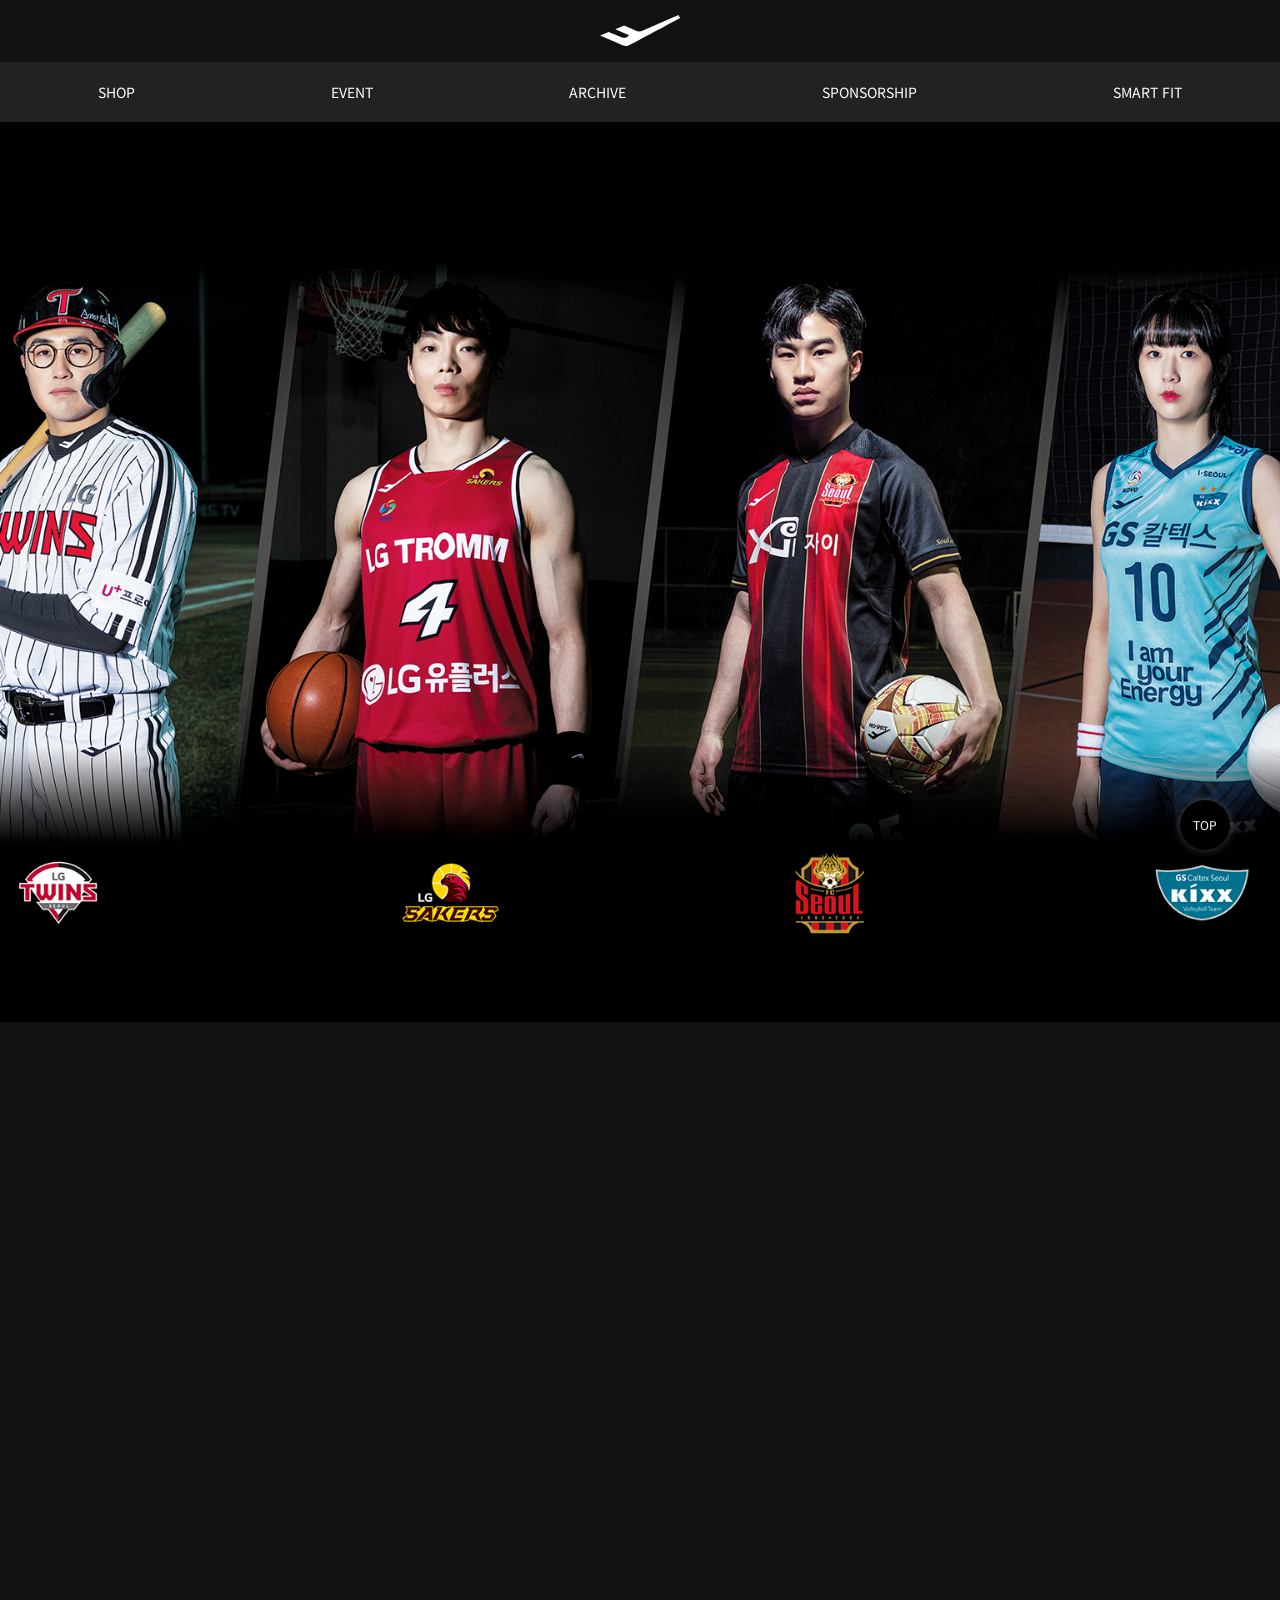
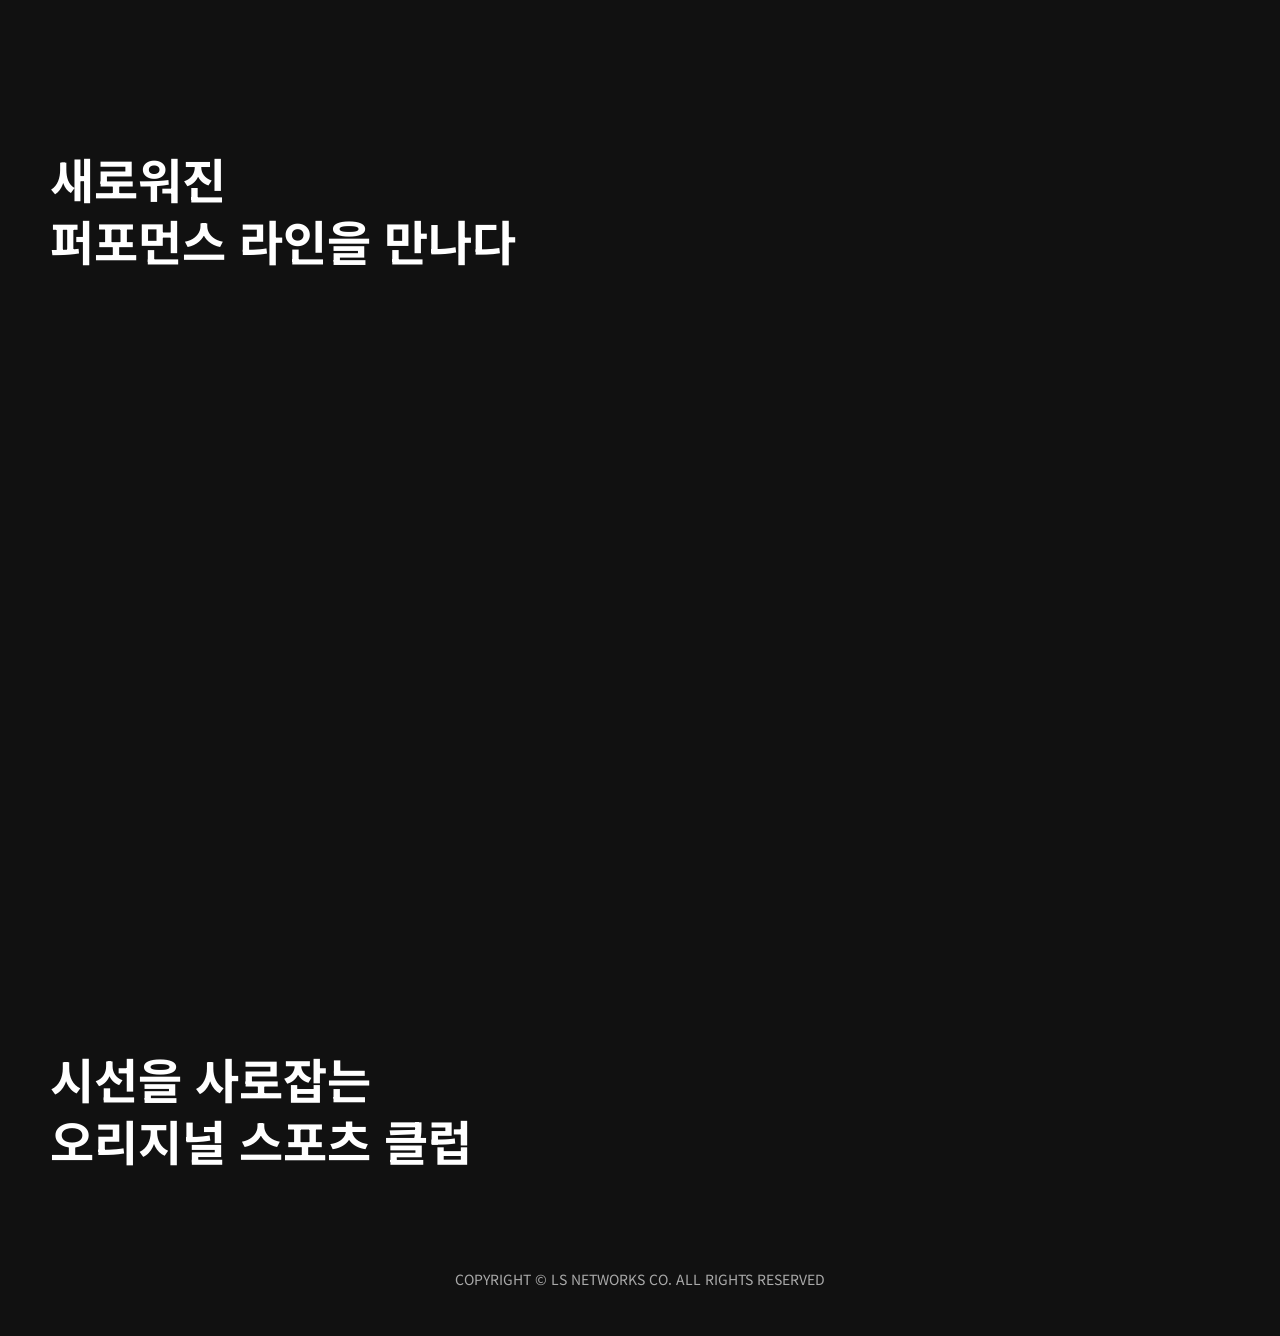
<file: 01-prospecs/index.html>
<!DOCTYPE html>
<html lang="ko">
<head>
    <meta charset="UTF-8">
    <meta http-equiv="X-UA-Compatible" content="IE=edge">
    <meta name="viewport" content="width=device-width, initial-scale=1.0">
    <title>프로스펙스</title>
    <link rel="shortcut icon" href="./images/logo.svg" type="image/x-icon">
    <link rel="stylesheet" href="reset.css">
    <style>
        body, html {
            background-color:#111;
            scroll-behavior: smooth;
        }
        /* Firefox */
        html {scrollbar-width: 10px;;scrollbar-color: #222 #e73b3b;}
        /* Opera */
        html::-o-scrollbar {width: 10px;}
        html::-o-scrollbar-thumb {background-color: #222;border-radius: 5px;}
        /* Chrome, Safari, Edge 등 웹킷 기반 브라우저 */
        ::-webkit-scrollbar {width: 10px;}
        ::-webkit-scrollbar-track {box-shadow: inset 0 0 5px rgba(0, 0, 0, 0.3);}
        ::-webkit-scrollbar-thumb {background-color: #222;border-radius: 5px;}
        #top_btn {
            width:50px; line-height:50px; display:block; font-size:0.75rem;
            border-radius:50%; text-align:center;
            position:fixed; right:50px; bottom:50px; z-index:999;
            background:#000; color:#fff;
            box-shadow:0 0 10px rgba(255,255,255,0.25);
        }
        /* header,main,footer,nav를 그룹으로 묶어서 최소너비제한을 1000px로 설정해서 1000px이하로 작아지지 않게함 */
        header,main,footer,nav {min-width:1000px;}
        header {text-align:center; padding:15px 0;}
        header img {width:80px;}
        nav {
            width:100%; margin:0 auto; background:#222;
            display:flex; justify-content:space-around; 
            position: sticky; top: 0; z-index: 900; /* 네비 상단 고정 */
        }/* 스크롤 내릴 시 내비공정 css */
        nav a {position:relative; display:inline-block; line-height:60px; padding:0 20px; color:#fff; font-size:0.875rem;}
        /* a의 마지막 자식 위치에 가상요소 생성(크기와 면형태의 자유로운 구조) */ 
        nav a::after {display:block; position:absolute; content:''; background:#e73b3b; width:100%; height:1px; bottom:1px; left:0; display:none;} /* after 디자인 후 마우스 올리기 전 보이면 안되므로 숨기기 처기 display 속성이 2번 있으므로 마지막에 작성된 none만 적용되고 위 block은 무시됨 */
        nav a:hover {color:#e73b3b;} /* 마우스 올렸을 때 빨간글씨로 변경 */
        nav a:hover::after {display:block;} /* a에 올렸을 때 가상요소 보이기 */
        main {}
        main section {
            height:100vh; /* vh 뷰포트 높이(뷰포트 = 사용자가 보는 화면 높이) */
            background-size:cover;
            background-position:center;
            position:relative;
            /* 모든 section태그에 배경크기, 배경위치 동일값 */
        }
        /* 개별 section을 선택해서 배경이미지를 각각 사용  */
        main section:nth-child(1) {background-image:url(images/optimize1.png);}
        main section:nth-child(2) {
            background-attachment: fixed; /* 이미지를 고정시켜놓음 */
            background-image:url(https://images.unsplash.com/photo-1566932769119-7a1fb6d7ce23?q=80&w=1470&auto=format&fit=crop&ixlib=rb-4.1.0&ixid=M3wxMjA3fDB8MHxwaG90by1wYWdlfHx8fGVufDB8fHx8fA%3D%3D);}
        main section:nth-child(3) {background-image:url(https://images.unsplash.com/photo-1461896836934-ffe607ba8211?q=80&w=1470&auto=format&fit=crop&ixlib=rb-4.1.0&ixid=M3wxMjA3fDB8MHxwaG90by1wYWdlfHx8fGVufDB8fHx8fA%3D%3D);
        }
        main section h2 { /* 오토레이아웃을 무시하고 왼쪽 하단에 배치하기 위해+부모높이vh에 들어간 값에 의해 부모길이가 매번 달라질 때 글자를 항상 왼쪽아래 두기 위해서 */
            position:absolute; left:50px; bottom:50px;
            font-size:3rem; font-weight:700; line-height:1.3; color:#fff;
        }
        footer {font-size:0.875rem; color:#aaa; text-align:center; padding:50px 0;}
    </style>
</head>
<body>
    <a href="#line" id="top_btn">TOP</a>
    <!-- 위 top버튼(CTA) 클릭 시 section2번 위치로 이동하기 -->
    <header>
        <h1><img src="images/logo.svg" alt="프로스펙스"></h1>
    </header>
    <nav>
        <a href="#top">SHOP</a>
        <a href="#sport">EVENT</a>
        <a href="#">ARCHIVE</a>
        <a href="#">SPONSORSHIP</a>
        <a href="#">SMART FIT</a>
    </nav>
    <main>
        <section id="top"></section>
        <section id="line"><h2>새로워진<br>퍼포먼스 라인을 만나다</h2></section>
        <section id="sport"><h2>시선을 사로잡는<br>오리지널 스포츠 클럽</h2></section>
    </main>
    <footer>COPYRIGHT &copy; LS NETWORKS CO. ALL RIGHTS RESERVED
    </footer>
</body>
</html>
</file>
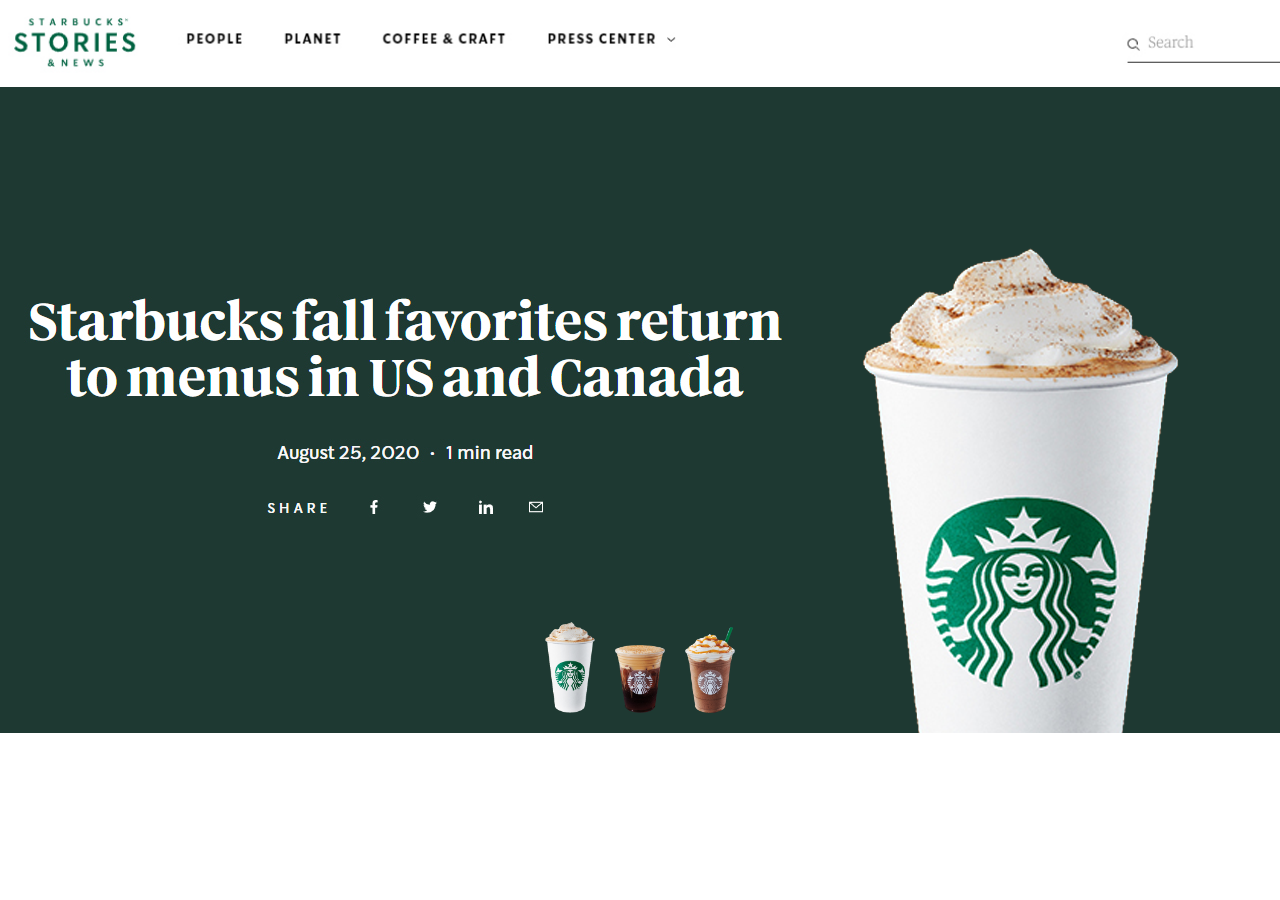
<file: 02-starbucks-hero/index.html>
<!DOCTYPE html>
<html lang="ko">
<head>
    <meta charset="UTF-8">
    <meta http-equiv="X-UA-Compatible" content="IE=edge">
    <meta name="viewport" content="width=device-width, initial-scale=1.0">
    <title>스타벅스 코리아</title>
    <link rel="stylesheet" href="reset.css">
    <style>
        header, #v_c {width:1400px; margin:0 auto;}
        header img {width:100%;}
        #visual {
            background:#1e3932; padding:200px 0;
            position:relative; overflow:hidden;
        }
        #v_img {
            position:absolute; right:100px; bottom:-100px;
        }
        #v_btn {
            position:absolute; left:0; bottom:20px; width:100%;
            display:flex; justify-content: center;
        }
        #v_btn a {
            width:50px; margin:0 10px; 
            display:flex; align-items:flex-end;
        }
        #v_btn a img {
            width:100%; transition: transform 0.2s ease;
        }
        #v_btn a:hover img {
            transform: translateY(-15px);
        }
    </style>
    <script>
        window.onload=function(){

            

        }//e:onload
    </script>
</head>
<body>
    <div id="wrap">
        <header><img src="coffee_images/starbucks_header.jpg" alt=""></header>
    </div>
    <div id="visual">
        <div id="v_c">
            <img src="coffee_images/starbucks_title.jpg" alt="">
        </div>
        <div id="v_img">
            <img src="coffee_images/starbucks1.png" alt="" id="starbucks_img">
        </div>
        <div id="v_btn">
            <a href="#"><img src="coffee_images/starbucks1.png" alt=""></a>
            <a href="#"><img src="coffee_images/starbucks2.png" alt=""></a>
            <a href="#"><img src="coffee_images/starbucks3.png" alt=""></a>
        </div>
    </div>
</body>
</html>
</file>
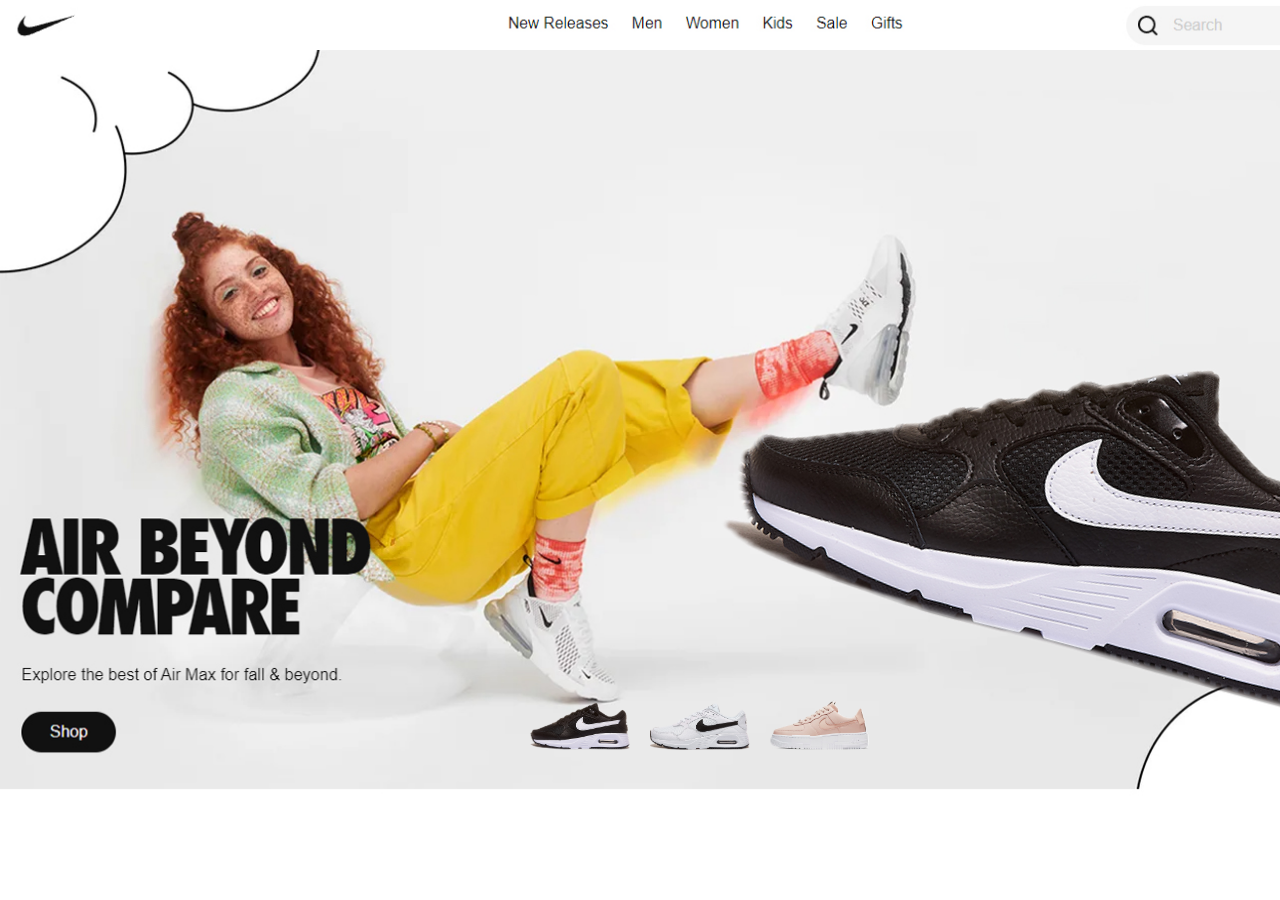
<file: 03-nike/index.html>
<!DOCTYPE html>
<html lang="ko">
<head>
    <meta charset="UTF-8">
    <meta http-equiv="X-UA-Compatible" content="IE=edge">
    <meta name="viewport" content="width=device-width, initial-scale=1.0">
    <title>나이키</title>
    <link rel="stylesheet" href="reset.css">
    <style>
        header, #v_c {width:1400px; margin:0 auto;}
        header img {width:100%;}
        #visual {
            background:url(images/nike_bg.jpg) no-repeat center; 
            width: 1400px; height: 750px; margin:0 auto;
            background-size: auto 100%;
            position:relative; overflow:hidden;
        }
        #v_img {
            position: absolute;
            right: 0px;
            bottom: 150px;
            
            transform: rotate(15deg);
        }
        #v_btn {
            position:absolute; left:0; bottom:50px; width:100%;
            display:flex; justify-content: center;
        }
        #v_btn a {
            width:100px; margin:0 10px; 
            display:flex; align-items:flex-end;
        }
        #v_btn a img {
            width:100%; transform-origin: right bottom; /* 중심축 변경 */
        }
        #v_btn a:hover img {
            transform: rotate(15deg)
        }
    </style>
    <script>
        window.onload=function(){

            

        }//e:onload
    </script>
</head>
<body>
    <div id="wrap">
        <header><img src="images/nike_header.jpg" alt=""></header>
    </div>
    <div id="visual">
        <div id="v_img">
            <img src="images/nike1.png" alt="" id="nike_img">
        </div>
        <div id="v_btn">
            <a href="#"><img src="images/nike1.png" alt=""></a>
            <a href="#"><img src="images/nike2.png" alt=""></a>
            <a href="#"><img src="images/nike3.png" alt=""></a>
        </div>
    </div>
</body>
</html>
</file>
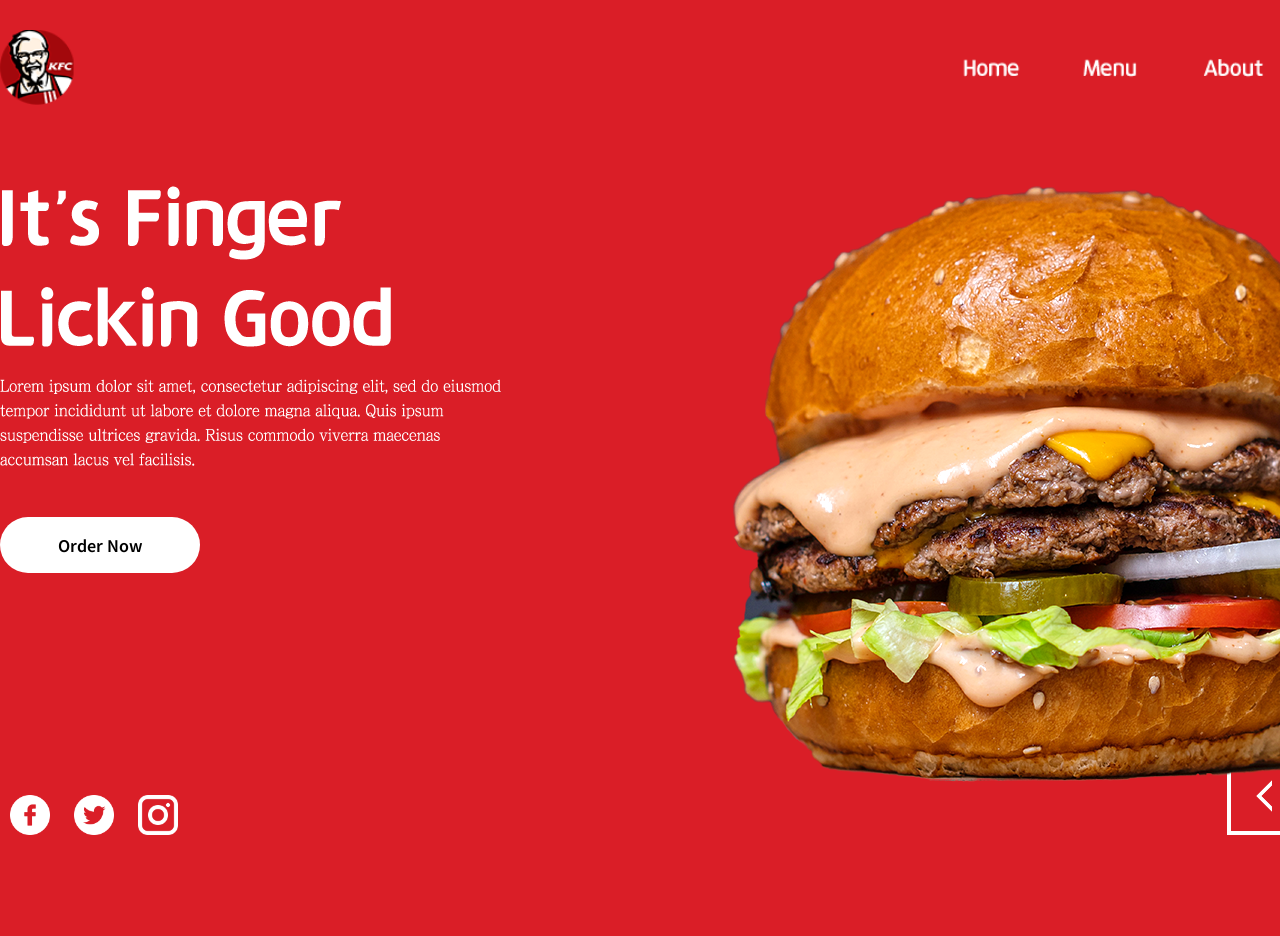
<file: 04-kfc/index.html>
<!DOCTYPE html>
<html lang="ko">
<head>
    <meta charset="UTF-8">
    <meta http-equiv="X-UA-Compatible" content="IE=edge">
    <meta name="viewport" content="width=device-width, initial-scale=1.0">
    <title>KFC</title>
    <link rel="stylesheet" href="reset.css">
    <style>
        body, html {background:#da1e27;}
        header, main {width:1400px; margin:0 auto;}
        header {padding:30px 0;}
        header img {width:100%;}
        main {height:800px; position:relative; display:flex; justify-content:space-between; padding:50px 0 0;}
        main .txt #order {
            background:#fff; border-radius:50px; text-align:center; padding:20px 0;
            display:inline-block; margin-top:50px; font-weight:600;
            width:200px; color:#000;
        }
        main .txt #order:hover {
            width: 250px; color: #da1e27;
        }
        #sns {position:absolute; left:0; bottom:100px;}
        #sns a {
            display:inline-block; width:40px; margin:0 10px;
            position:relative; top:0;
        }
        #sns a img 
        {width:100%; transition: transform 0.5 ease-in;
        }
        #sns a:hover img{
            transform: translateY(-15px);
        } 
        #dynamic #btn {
            display:flex; position:absolute; right:0; bottom:100px;
            z-index: 20;
        }
        #dynamic #btn a {margin:0 5px;}
        #dynamic #btn a#prev {}
        #dynamic #btn a#next {transform: scaleX(-1);}
        #dynamic #img {position: relative; z-index: 30;}
    </style>
    <script defer>
        window.onload=function(){
            const burger1 = document.querySelector('#big')
            const btn1 = document.querySelector('#prev')
            const btn2 = document.querySelector('#next')
            console.log(burger1,btn1,btn2)
            /* 이벤트추가 */
            btn1.addEventListener('click',burger1Ch);
            btn1.addEventListener('mouseout',burger1Or);
            btn2.addEventListener('click',burger1Ch2);
            btn2.addEventListener('mouseout',burger1Or);
            /* 함수 */
            function burger1Ch() {
                burger1.src = 'images/menu2.png';
            }
            function burger1Or() {
                burger1.src = 'images/menu1.png';
            }
            function burger1Ch2() {
                burger1.src = 'images/menu3.png';
            }
            function burger1Or() {
                burger1.src = 'images/menu1.png';
            }
        }//e:onload
    </script>
</head>
<body>
    <div id="wrap">
        <header><img src="images/kfc_header.png" alt=""></header>
        <main>
            <div class="txt">
                <p><img src="images/sub_title.png" alt=""></p>
                <a href="#" id="order">Order Now</a>
            </div>
            <div id="sns">
                <a href="#"><img src="images/facebook.png" alt=""></a>
                <a href="#"><img src="images/twitter.png" alt=""></a>
                <a href="#"><img src="images/instagram.png" alt=""></a>
            </div>
            <div id="dynamic">
                <div id="img">
                    <img src="images/menu1.png" alt="" id="big">
                </div>
                <div id="btn">
                    <a href="#" id="prev"><img src="images/prev_next.png" alt=""></a>
                    <a href="#" id="next"><img src="images/prev_next.png" alt=""></a>
                </div>
            </div>
        </main>
    </div>
</body>
</html>
</file>
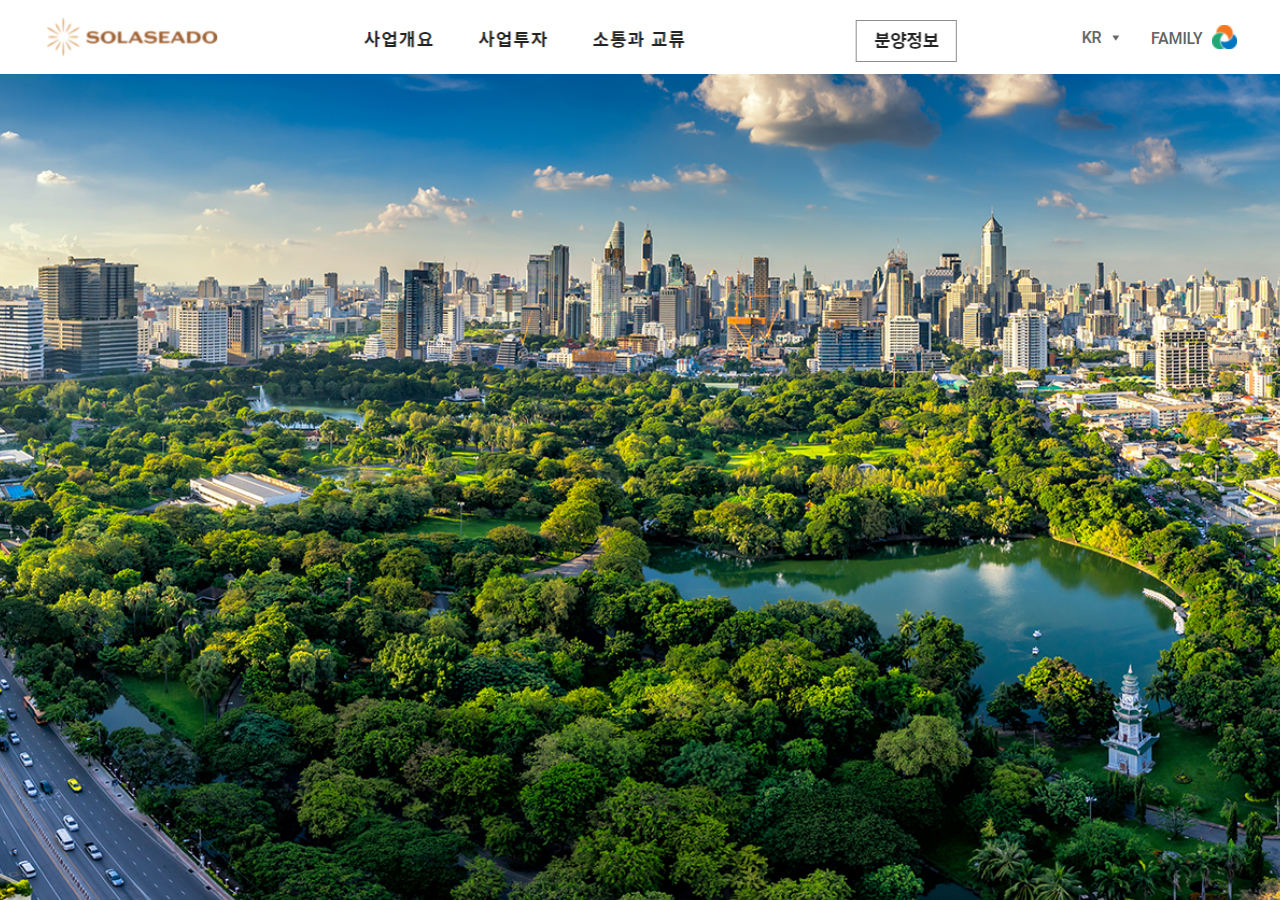
<file: 06-sola/index.html>
<!DOCTYPE html>
<html lang="ko">
<head>
    <meta charset="UTF-8">
    <meta http-equiv="X-UA-Compatible" content="IE=edge">
    <meta name="viewport" content="width=device-width, initial-scale=1.0">
    <title>태양의 도시 솔라시도</title>
    <link rel="stylesheet" href="reset.css">
    <style>
        body, html {
            font-family:'Noto Serif KR', serif;
            width:100%; height:100%; overflow:hidden;
        }
        /* design */
        .h_bg {background:#fff; position:fixed; left:0; top:0; width:100%; z-index:999;}
        .h_bg header {width:1200px; margin:0 auto;}
        .h_bg header img {width:100%;}
        .slide_wrap {max-width: 1920px;}
        .slide_wrap .slide_c {position:relative;}
        .slide_wrap .slide_c .slide {
            position:absolute; left:0; top:0;
            width:100%; height:100vh;
            background-position:center;
            opacity:0; transition:opacity 0.5s;
        }
        .slide_wrap .slide_c .slide1 {
            background-image:url(images/bg1.jpg); opacity:1;
            animation: bgBig 5s ease-in infinite alternate;
            background-repeat: no-repeat;
            background-size: auto 130%;
        }
        @keyframes bgBig {
            0% {background-size: auto 130%;}
            100% {background-size: auto 150%;}
        }
        .slide_wrap .slide_c .slide2 {background-image:url(images/bg2.jpg);}
        .slide_wrap .slide_c .slide3 {background-image:url(images/bg3.jpg);}
        .slide_wrap .slide_c .slide p {
            text-align:center; color:#fff;
            font-size:3rem; letter-spacing:-1px;
            position:relative; top:400px; opacity: 0;
            animation: fontShow 4s ease-out infinite;
        }
        @keyframes fontShow {
            0% {top: 400px; font-size: 3rem; opacity: 0;}
            100% {top: 300px; font-size: 3.5rem; opacity: 1;}
        }
        /* class */

        /* animation */

    </style>
    <script>
        window.onload=function(){

            

        }//e:onload
    </script>
</head>
<body>
    <div class="h_bg">
        <header>
            <img src="images/header.jpg" alt="">
        </header>
    </div>
    <div class="slide_wrap">
        <div class="slide_c">
            <div class="slide slide1"><p>SOLASEADO</p></div>
            <div class="slide slide2"><p>햇빛과 함께 행복을 꿈꾸는,</p></div>
            <div class="slide slide3"><p>솔라시도의 도전이 시작됩니다.</p></div>
        </div>
    </div>
</body>
</html>
</file>
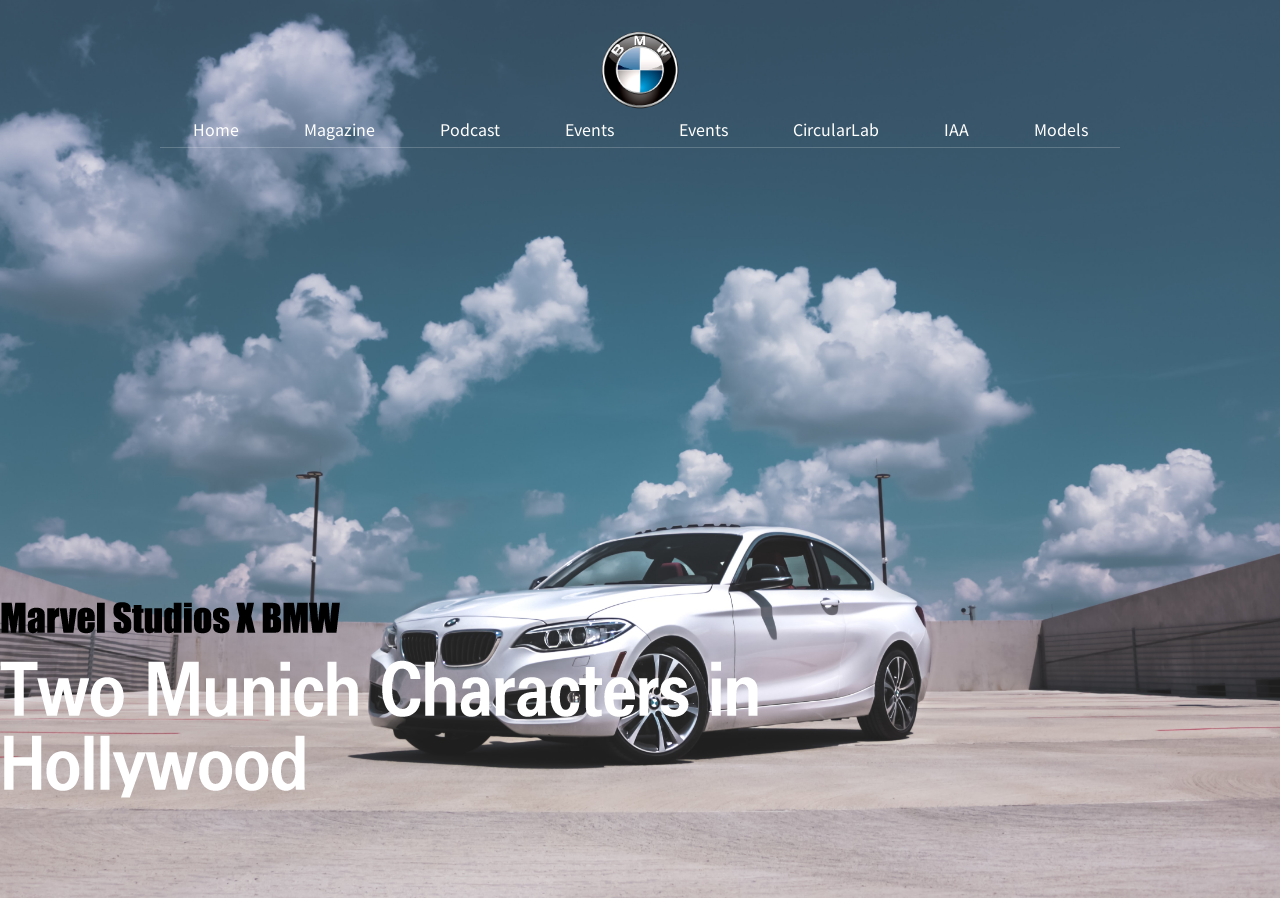
<file: 08-bmw/index.html>
<!DOCTYPE html>
<html lang="ko">
<head>
    <meta charset="UTF-8">
    <meta http-equiv="X-UA-Compatible" content="IE=edge">
    <meta name="viewport" content="width=device-width, initial-scale=1.0">
    <title>BMW 코리아</title>
    <link rel="stylesheet" href="reset.css">
    <style>
        #wrap {
            width:100%; /* height:100vh; */
            background:url(images/bmw_bg.jpg);
            background-size: cover; background-position: center 80%;
            position:relative; ;
        }
        header {
            width:1200px; margin:0 auto; padding:30px 0;
        }
        header h1 {width:80px; margin:0 auto;}
        header h1 img {width:100%;}
        header nav {
            border-bottom:1px solid rgba(255,255,255,0.2);
            width:80%; margin:0 auto; display:flex; justify-content:space-around;
        }
        header nav a {
            padding:10px 0; position:relative; color: #fff;
            /* border-bottom: 1px solid #fff; */
            /* border는 단순 시작적인 밑줄 디자인일뿐, 애니메이션&개별크기 동작불가 */
        }
        header nav a::after {
            content:''; display:block;
            width:100%; height:1px; background:#cae4ff;
            position:absolute; bottom:-1px;
            transform: scaleX(0)/* 중심 기준으로 x축 크기 0설정(처음 숨기기) */;
            transition: transform 0.4s;
        }
        /* hover선택자 */
        header nav a:hover::after {
            transform: scaleX(1);/* 1==100% */
        }
        /* transform은 변형(크기, 이동, 회전, 기울기) 속성일뿐 애니메이션속성이 아님! */
        /* 사용자 이벤트와 함께 변경되는 css속성 애니메이션은 transition */
        /* 이벤트와 관계없이 자동 실행되는 css속성 애니메이션은 keyframes, animation */
        main {position:relative; width:1400px; height:80vh; margin:0 auto;}
        main img {
            position:absolute; left:0; bottom:100px;
        }
    </style>
    <script>
        window.onload=function(){

        }//e:onload
    </script>
</head>
<body>
    <div id="wrap">
        <header>
            <h1><img src="images/bmw_logo.png" alt=""></h1>
            <nav>
                <a href="#">Home</a>
                <a href="#">Magazine</a>
                <a href="#">Podcast</a>
                <a href="#">Events</a>
                <a href="#">Events</a>
                <a href="#">CircularLab</a>
                <a href="#">IAA</a>
                <a href="#">Models</a>
            </nav>
        </header>
        <main>
            <img src="images/sub_title.png" alt="">
        </main>
    </div>
</body>
</html>
</file>
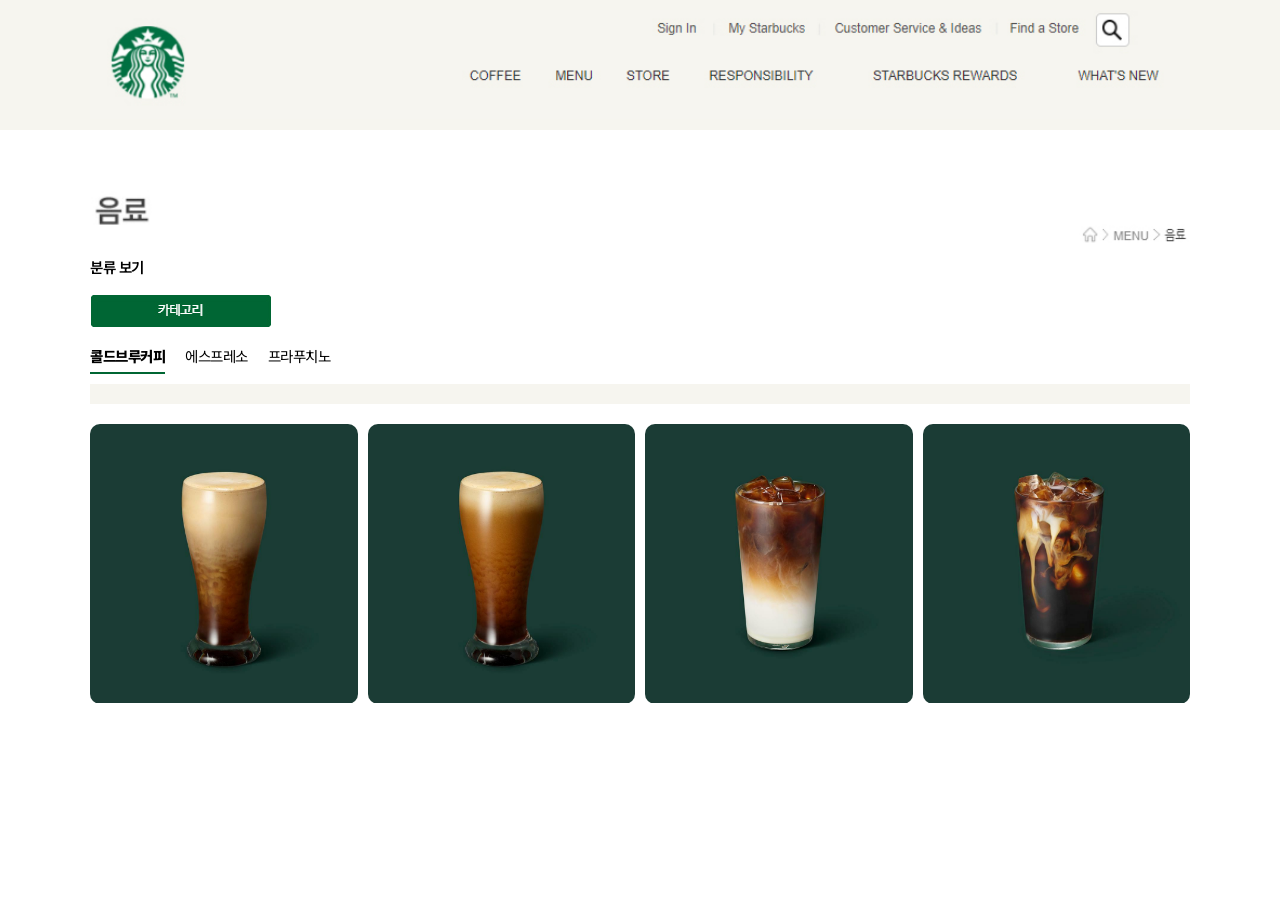
<file: 09-starbucks_details/index.html>
<!DOCTYPE html>
<html lang="ko">
<head>
    <meta charset="UTF-8">
    <meta http-equiv="X-UA-Compatible" content="IE=edge">
    <meta name="viewport" content="width=device-width, initial-scale=1.0">
    <title>음료 | 스타벅스 코리아</title>
    <link rel="stylesheet" href="reset.css">
    <style>
        /* design */
        #h_bg {background:#f6f5ef;}
        #h_bg header {width:1100px; margin:0 auto; padding:10px 0;}
        #h_bg header img {width:100%;}
        /* 메인 */
        main {width:1100px; margin:50px auto 0;}
        main .title img {width:100%;}
        main .sub_title {padding:0 0 20px; font-size:0.91rem; font-weight:600; letter-spacing:-0.5px;}
        /* 콜드브루~프라푸치노 카테고리메뉴  */
        main .category_menu {
            display:flex; justify-content:flex-start;
            padding:20px 0;
        }
        main .category_menu a {position:relative; font-size:0.91rem; letter-spacing:-0.5px;}
        main .category_menu a:nth-child(even) {margin:0 20px;}
        /* 커피메뉴리스트 */
        #menu_title {
            margin-bottom:20px; padding:10px;
            background: #f6f5ef; font-size:0.875rem; letter-spacing:-1px;
            display:flex; align-items:center;
        }
        #menu_title span {font-weight:800;}
        #menu_title img {padding:0 10px;}
        /* 메뉴내용 */
        .menu_contents {position:relative;}
        .menu_contents .menu {
            display:flex; justify-content:space-between;
            /* (위) .menu>a* 옆으로 (row) 양쪽끝(s-b)으로 정렬 속성 */
            position:absolute; left:0; top:0;
            /* (위) .menu_contents 부모 기준 형제(menu*3)와 겹치는 정렬 */
            display: none; /* 모두 숨기기 */
        }
        .menu_contents .menu1 {
            display: flex; /* menu2 별도로 flex설정 보이기 */
        }
        .menu_contents .menu a {
            margin-right:10px; overflow:hidden; position:relative;
            border-radius:10px; 
        }
        .menu_contents .menu a:last-child {margin-right:0}
        .menu_contents .menu a img {width:100%;}
        /* 커피정보 */
        .menu_contents .menu .info {
            background:rgba(0,102,51,0.8); /*#006633 == rgb(0,102,051)*/
            width:100%; height:100%; display: block;
            opacity: 0; transition: opacity 0.4s;
            position:absolute; left:0; top:0;
            text-align:center;
        }
        .menu_contents .menu a:hover .info {
            opacity: 1;
        }
        .menu_contents .menu .info span:first-child {padding-top:40%;}
        .menu_contents .menu .info span {
            display:block; font-weight: 600;
            line-height:1.5;  color:#fff;
        }
        /* active class + animation */
        .active {font-weight:800;}
        .active::after {
            content:''; display:block;
            width:100%; height:2px; background:#006633;
            position:absolute; bottom:-10px; left:0;
        }
    </style>
    <script>
        window.onload=function(){
            /* 자바스크립트 작성위치 */
            /* 1.콜드브루커피 분류 클릭하면 콜드브루커피만 보이기 */
            /* 2.에스프레스 분류 클릭하면 에스프레소만 보이기 */
            /* 3.프라푸치노 분류 클릭하면 프라푸치노만 보이기 */
            /* 함수 */
            const coldBrewMenu = document.querySelector('.category_menu a:nth-child(1)');
            const esprossoMenu = document.querySelector('.category_menu a:nth-child(2)');
            const frappuMenu = document.querySelector('.category_menu a:nth-child(3)');
            const coldBrewContent = document.querySelector('.menu1');
            const esprossoContent = document.querySelector('.menu2');
            const frappuContent = document.querySelector('.menu3');
            console.log (coldBrewMenu,esprossoMenu,frappuMenu);
            console.log (coldBrewContent,esprossoContent,frappuContent)
            
            function allHide(){
                coldBrewContent.style.display ='none';
                esprossoContent.style.display = 'none';
                frappuContent.style.display ='none';
            }
            function esprShow(){
                allHide();
                esprossoContent.style.display ='flex';
            }
            function coldShow(){
                allHide();
                coldBrewContent.style.display ='flex';
            }
            function frapShow(){
                allHide();
                frappuContent.style.display ='flex';
            }
            /* 객체.이벤트 */
            coldBrewMenu.addEventListener('click',coldShow);
            esprossoMenu.addEventListener('click',esprShow);
            frappuMenu.addEventListener('click',frapShow);
        }//e:onload
    </script>
</head>
<body>
    <div id="h_bg">
        <header><img src="images/header.jpg" alt=""></header>
    </div>
    <main>
        <div class="title"><img src="images/category.jpg" alt=""></div>
        <div class="sub_title">분류 보기</div>
        <a href="#" class="category"><img src="images/category_title.jpg" alt=""></a>
        <div class="category_menu">
            <a href="#" class="active">콜드브루커피</a>
            <a href="#">에스프레소</a>
            <a href="#">프라푸치노</a>
        </div>
        <div id="menu_title"><!-- javascript --></div>
        <div class="menu_contents">
            <div class="menu menu1"><!-- 콜드브루 시작위치 -->
                <a href="#">
                    <img src="images/menu1-1.jpg" alt="">
                    <span class="info">
                        <span>콜드브루커피</span>
                        <span>50kcal</span>
                    </span>
                </a>
                <a href="#"><img src="images/menu1-2.jpg" alt=""><span class="info"><span>콜드브루커피</span><span>80kcal</span></span></a>
                <a href="#"><img src="images/menu1-3.jpg" alt=""><span class="info"><span>콜드브루커피</span><span>150kcal</span></span></a>
                <a href="#"><img src="images/menu1-4.jpg" alt=""><span class="info"><span>콜드브루커피</span><span>40kcal</span></span></a>
            </div>
            <div class="menu menu2"><!-- 에스프레소 시작위치 -->
                <a href="#">
                    <img src="images/menu2-1.jpg" alt="">
                    <span class="info">
                        <span>에스프레소</span>
                        <span>50kcal</span>
                    </span>
                </a>
                <a href="#"><img src="images/menu2-2.jpg" alt=""><span class="info"><span>에스프레소</span><span>80kcal</span></span></a>
                <a href="#"><img src="images/menu2-3.jpg" alt=""><span class="info"><span>에스프레소</span><span>150kcal</span></span></a>
                <a href="#"><img src="images/menu2-4.jpg" alt=""><span class="info"><span>에스프레소</span><span>40kcal</span></span></a>
            </div>
            <div class="menu menu3"><!-- 프라푸치노 시작위치 -->
                <a href="#">
                    <img src="images/menu3-1.jpg" alt="">
                    <span class="info">
                        <span>프라푸치노</span>
                        <span>50kcal</span>
                    </span>
                </a>
                <a href="#"><img src="images/menu3-2.jpg" alt=""><span class="info"><span>프라푸치노</span><span>80kcal</span></span></a>
                <a href="#"><img src="images/menu3-3.jpg" alt=""><span class="info"><span>프라푸치노</span><span>150kcal</span></span></a>
                <a href="#"><img src="images/menu3-4.jpg" alt=""><span class="info"><span>프라푸치노</span><span>40kcal</span></span></a>
            </div>
        </div>
    </main>
</body>
</html>
</file>
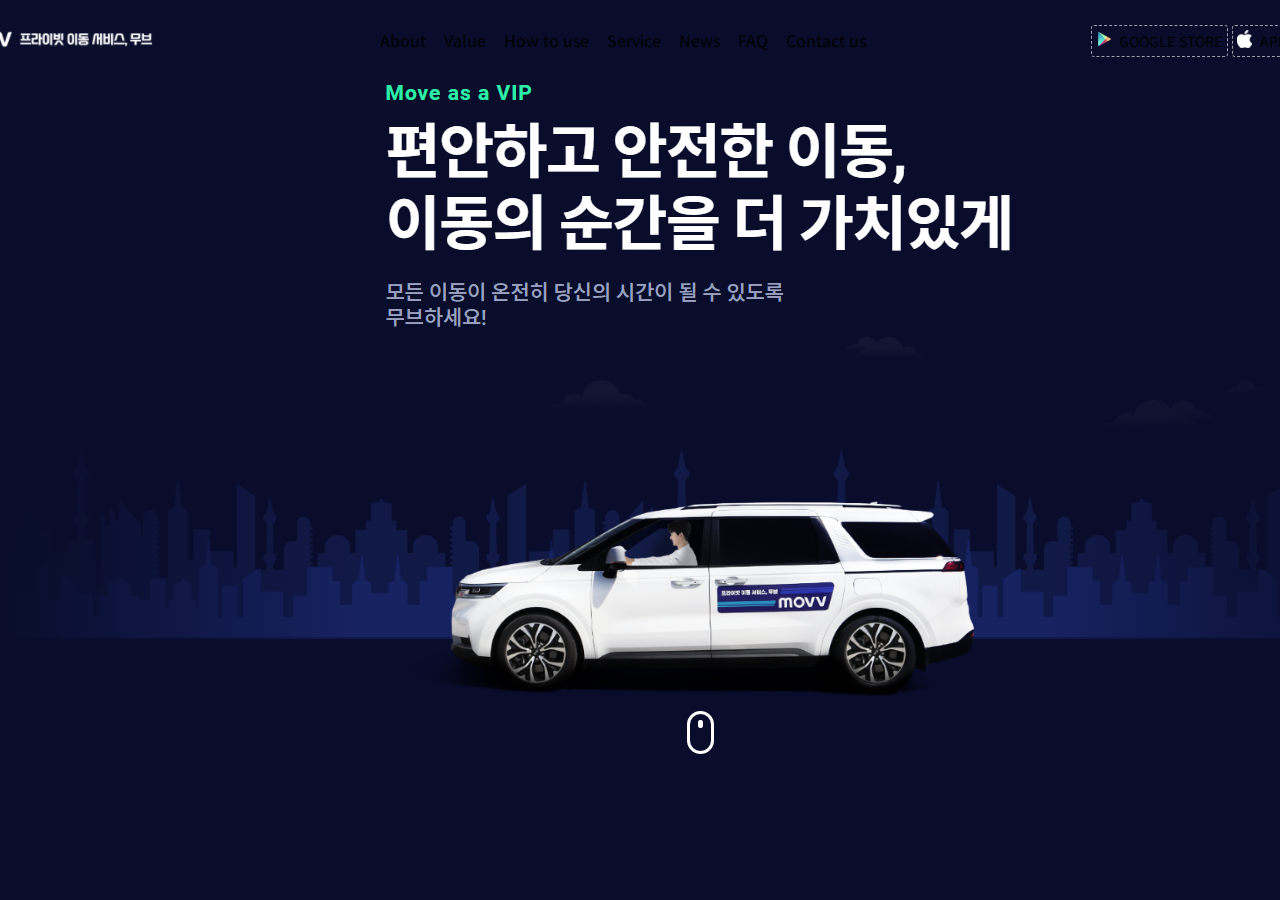
<file: 11-private/index.html>
<!DOCTYPE html>
<html lang="ko">
<head>
    <meta charset="UTF-8">
    <meta http-equiv="X-UA-Compatible" content="IE=edge">
    <meta name="viewport" content="width=device-width, initial-scale=1.0">
    <title>프라이빗 이동 서비스, 무브</title>
    <link rel="stylesheet" href="styles/reset.css">
    <link rel="stylesheet" href="styles/desktop.css">
    <link rel="stylesheet" href="styles/animation.css">
    <script>
        window.onload=function(){

        }//e:onload
    </script>
</head>
<body>
    <!-- rgb(9,13,43) , #1ECC8F-->
    <header>
        <h1><a href="#"><img src="images/logo.jpg" alt="프라이빗 이동 서비스, 무브"></a></h1>
        <nav>
            <a href="#">About</a>
            <a href="#">Value</a>
            <a href="#">How to use</a>
            <a href="#">Service</a>
            <a href="#">News</a>
            <a href="#">FAQ</a>
            <a href="#">Contact us</a>
        </nav>
        <div class="right">
            <a href="#">GOOGLE STORE</a>
            <a href="#">APP STORE</a>
        </div>
        <div class="mobile_nav_icon">
            <a href="#"><img src="images/btn_mobile_menu_w.png" alt=""></a>
        </div>
    </header>
    <main>
        <section class="txt">
            <img src="images/title.jpg" alt="편안하고 안전한 이동..">
        </section>
        <div class="bg_wrap">
            <div class="bg bg1"><!-- <img src="images/bg_cloud.png" alt=""> --></div>
            <div class="bg bg2"><!--<img src="images/bg_city1.png" alt=""> --></div>
            <div class="bg bg3"><!-- <img src="images/bg_city2.png" alt=""> --></div>
        </div>
        <!-- <ul class="car_list">
            <li><em>전세계 운행중인 도시</em><span>11개국 40여개 도시</span></li>
            <li><em>누적 이용고객</em><span>50,000명 이상</span></li>
            <li><em>누적 주행거리</em><span>1,000,000km 이상</span></li>
        </ul> -->
        <div class="car">
            <img src="images/img_car.png" alt="" id="car">
            <img src="images/img_tire.png" alt="" id="left_tire">
            <img src="images/img_tire.png" alt="" id="right_tire">
        </div>
        <div class="scroll">
            <img src="images/scroll.png" alt="">
        </div>
    </main>
</body>
</html>
</file>
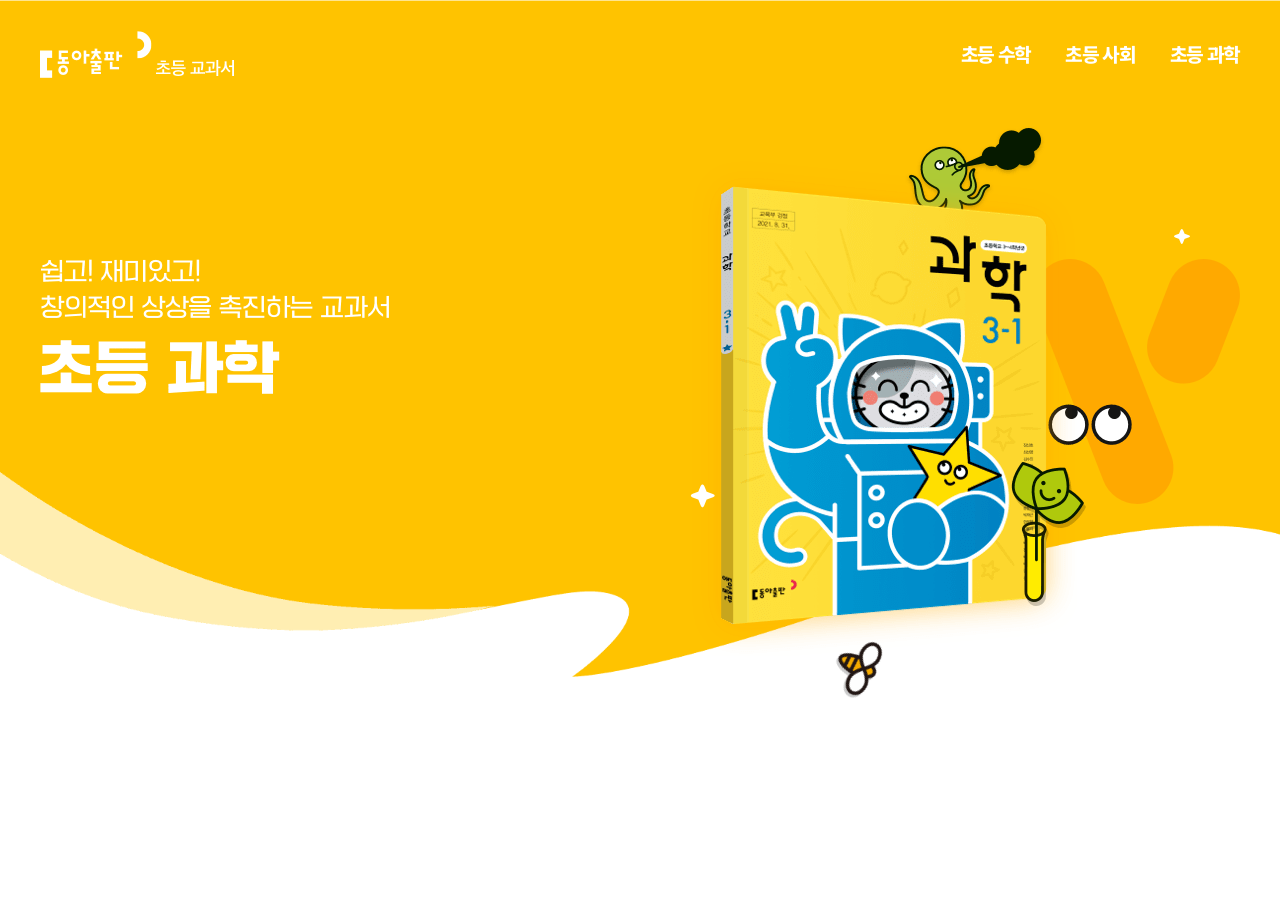
<file: 07-math/do_index.html>
<!DOCTYPE html>
<html lang="ko">
<head>
    <meta charset="UTF-8">
    <meta http-equiv="X-UA-Compatible" content="IE=edge">
    <meta name="viewport" content="width=device-width, initial-scale=1.0">
    <title>새로운 동아출판 초등교과서</title>
    <link rel="stylesheet" href="reset.css">
    <style>
        body {
            background:url(images4/main-bg5.png) no-repeat center top;
            background-size:1920px auto;
        }
        header {
            width:1200px; margin:0 auto; padding:30px 0;
            display:flex; justify-content:space-between; align-items:center;
        }
        header nav a {
            letter-spacing:-1.3px; color:#fff; font-size:1.2rem;
            text-decoration:none; margin-left:30px; font-weight:800;
        }
        /* 메인 */
        main {margin-top:150px; }
        main #visual {
            width:1200px; margin:0 auto; position:relative;
            display:flex; justify-content:space-between;
        }
        main #sub_title {
            display:flex; flex-flow:column wrap;
        }
        main #sub_title span:nth-child(2) {margin:20px 0 50px;}
        
        main #deco {position:relative; width:500px;height:350px; /* border:1px solid red; */}
        main #deco .obj {position:absolute;}
        /* 
        1(주황선) 2(책) 3(문어) 4(벌) 5(꽃병) 6(별1) 7(별2)
        */
        main #deco .obj1 {z-index:9; right:0;animation: wiggle 1s 1s alternate-reverse  infinite;}
        main #deco .obj2 {z-index:10; top:-100px; left:-50px; animation: leftMove 2s;}
        main #deco .obj3 {z-index:9; right:190px; top:0; animation: imgUp 2s 0.5s both;}
        main #deco .obj4 {z-index:11; right:0; bottom:0; animation: rotateMove 2s both;}
        main #deco .obj5 {z-index:11; right:150px; bottom:0; animation: wiggle 1s alternate-reverse  infinite;}
        main #deco .obj6 {z-index:12; left:-50px; bottom:100px; animation: sparkle 0.5s alternate-reverse infinite;}
        main #deco .obj7 {z-index:12; right:50px; top:-30px; animation: sparkle 0.5s alternate-reverse infinite;}
        
        /* 애니메이션 */
        @keyframes wiggle {
            0% {transform: rotate(0deg); }
            100% {transform: rotate(10deg); }
        }
        @keyframes sparkle {
            0% {transform: scale(1);}
            100% {transform: scale(1.2);}
        }
        @keyframes imgUp {
            0% {transform: translateY(0);}
            100% {transform: translateY(-140px);}
        }
        @keyframes leftMove {
            0% {transform: translateX(180px);}
            100% {transform: translateX(0px);}
        }
        @keyframes rotateMove {
            0% {transform: translate(0, 0) rotate(0deg);}
            100% {transform: translate(-350px, 90px) rotate(60deg);}
        }
    </style>
</head>
<body>
        <header>
            <h1><a href="#"><img src="images4/logo-top.png" alt="동아출판 초등교과서"></a></h1>
            <nav>
                <a href="#">초등 수학</a>
                <a href="#">초등 사회</a>
                <a href="#">초등 과학</a>
            </nav>
        </header>
        <main>
            <div id="visual">
                <div id="sub_title">
                    <span><img src="images4/main-top-banner5-txt1.png" alt="쉽고 재미있고"></span>
                    <span><img src="images4/main-top-banner5-txt2.png" alt="초등 과학"></span>
                    <!--  <div class="loading">
                        <span>01</span>
                        <span class="bar"></span>
                        <span class="btn play"><img src="images4/ico-play.png" alt=""></span>
                        <span class="btn left"><img src="images4/ico-left3.png" alt=""></span>
                        <span class="btn right"><img src="images4/ico-right3.png" alt=""></span>
                    </div> -->
                </div>
                <div id="deco">
                    <span class="obj obj1"><img src="images4/main-top-banner5-obj1.png" alt=""></span>
                    <span class="obj obj2"><img src="images4/main-top-banner5-obj2.png" alt=""></span>
                    <span class="obj obj3"><img src="images4/main-top-banner5-obj3.png" alt=""></span>
                    <span class="obj obj4"><img src="images4/main-top-banner5-obj4.png" alt=""></span>
                    <span class="obj obj5"><img src="images4/main-top-banner5-obj5.png" alt=""></span>
                    <span class="obj obj6"><img src="images4/main-top-banner4-obj6.png" alt=""></span>
                    <span class="obj obj7"><img src="images4/main-top-banner4-obj7.png" alt=""></span>
                </div>
            </div>
        </main>
</body>
</html>
</file>
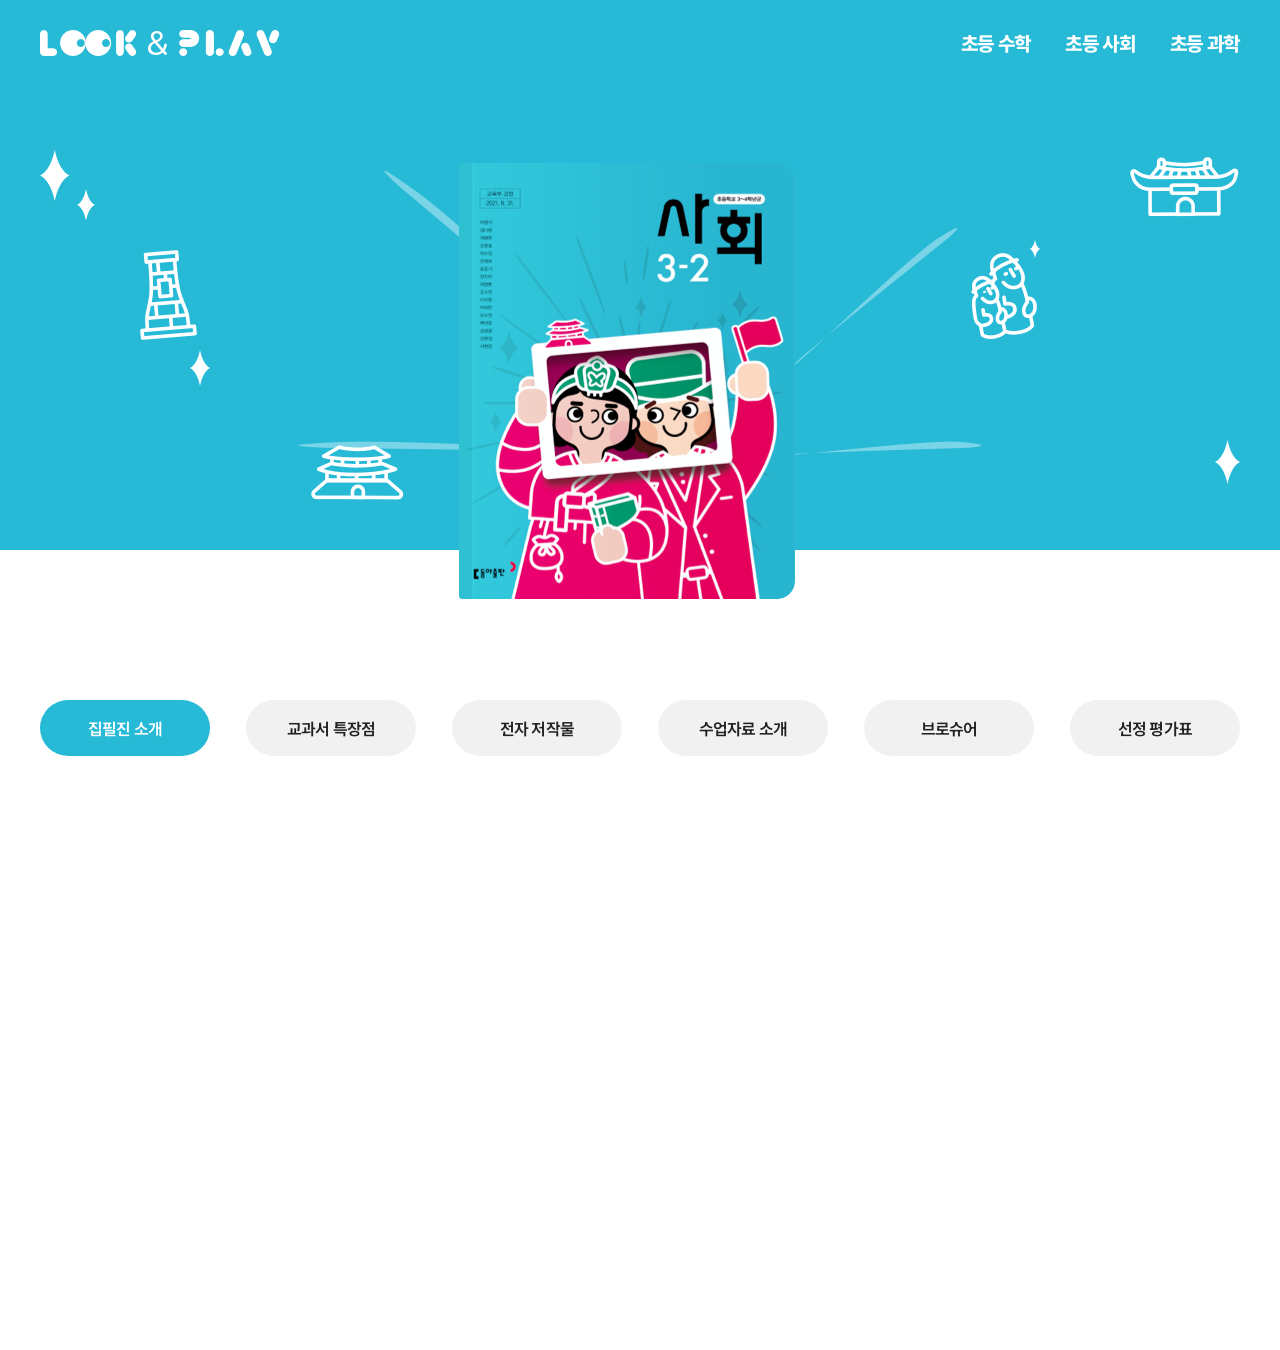
<file: 07-math/look_index.html>
<!DOCTYPE html>
<html lang="ko">
<head>
    <meta charset="UTF-8">
    <meta http-equiv="X-UA-Compatible" content="IE=edge">
    <meta name="viewport" content="width=device-width, initial-scale=1.0">
    <title>새로운 동아출판 초등교과서</title>
    <link rel="stylesheet" href="reset.css">
    <style>
        header {
            z-index:999; 
            position:fixed; left:50%; top:0; width:1200px; margin-left:-600px;
            display:flex; justify-content:space-between; align-items:center;
            padding:30px 0;
        }
        header nav a {
            letter-spacing:-1.3px; color:#fff; font-size:1.2rem;
            text-decoration:none; margin-left:30px; font-weight:800;
        }
        /* 메인 */
        main {height:150vh; }
        main #visual {background:#26bad7; min-width:1200px; margin:0 auto; height:550px; position:relative;}
        main #visual #deco {position:relative; width:1200px; margin:0 auto;}
        main #visual #deco .obj {position:absolute;}
        /* 1번(선)2번() */
        main #visual #deco .obj1 {
            top:170px; left:50%; margin-left:-342px; animation: wiggle 2s alternate-reverse infinite;
        }
        main #visual #deco .obj2 {
            left:0; top:150px; animation: sparkle 1s alternate-reverse infinite;
        }
        main #visual #deco .obj3 {
            left:100px; top:250px; animation: wiggle 2s alternate-reverse infinite;
        }
        main #visual #deco .obj4 {
            left:150px; top:350px; animation: sparkle 1s alternate-reverse infinite;
        }
        main #visual #deco .obj5 {
            right:0; top:150px; animation: wiggle 2s alternate-reverse infinite;
        }
        main #visual #deco .obj6 {
            right:200px; top:250px; animation: wiggle 2s alternate-reverse infinite;
        }
        main #visual #deco .obj7 {
            right:200px; top:240px; animation: sparkle 1s alternate-reverse infinite;
        }
        main #visual #deco .obj8 {
            left:270px; top:440px; animation: wiggle 2s alternate-reverse infinite;
        }
        main #visual #deco .obj9 {
            right:0; top:440px; animation: sparkle 1s alternate-reverse infinite;
        }
        @keyframes wiggle {
            0% {transform: rotate(0deg); }
            100% {transform: rotate(10deg); }
        }
        @keyframes sparkle {
            0% {transform: scale(1);}
            100% {transform: scale(1.2);}
        }
        main #book_center {
            position:absolute; 
            left:50%; bottom:-50px; margin-left:-181px;
            display:flex;
        }
        /* 카테고리 */
        main .category {
            display:flex; justify-content:space-between;
            width:1200px; margin:150px auto 0;
        }
        main .category a {
            text-decoration:none; width:170px;
            border-radius:50px; padding:20px 0; letter-spacing:-0.9px; font-weight:600;
            text-align:center; background:#f1f1f1; color:#222;
        }
        main .category a.active {background:#26bad7; color:#fff;}

        /* 애니메이션 */

    </style>
</head>
<body>
    <header>
        <h1><a href="#"><img src="images3/logo-top-sub.png" alt="LOOK & PLAY"></a></h1>
        <nav>
            <a href="#">초등 수학</a>
            <a href="#">초등 사회</a>
            <a href="#">초등 과학</a>
        </nav>
    </header>
    <main>
        <div id="visual">
            <div id="deco">
                <span class="obj obj1"><img src="images3/sub-top-obj1.png" alt=""></span>
                <span class="obj obj2"><img src="images3/sub3-top-obj1.png" alt=""></span>
                <span class="obj obj3"><img src="images3/sub3-top-obj2.png" alt=""></span>
                <span class="obj obj4"><img src="images3/sub3-top-obj3.png" alt=""></span>
                <span class="obj obj5"><img src="images3/sub3-top-obj4.png" alt=""></span>
                <span class="obj obj6"><img src="images3/sub3-top-obj5.png" alt=""></span>
                <span class="obj obj7"><img src="images3/sub3-top-obj6.png" alt=""></span>
                <span class="obj obj8"><img src="images3/sub3-top-obj7.png" alt=""></span>
                <span class="obj obj9"><img src="images3/sub3-top-obj8.png" alt=""></span>
            </div>
            <div id="book_center">
                <!-- <span><img src="images3/society-1-3-2-left.png" alt=""></span> -->
                <span><img src="images3/society-1-3-2.png" alt=""></span>
            </div>
        </div>
        <div class="category">
            <a href="#" class="active">집필진 소개</a>
            <a href="#">교과서 특장점</a>
            <a href="#">전자 저작물</a>
            <a href="#">수업자료 소개</a>
            <a href="#">브로슈어</a>
            <a href="#">선정 평가표</a>
        </div>
    </main>
</body>
</html>
</file>
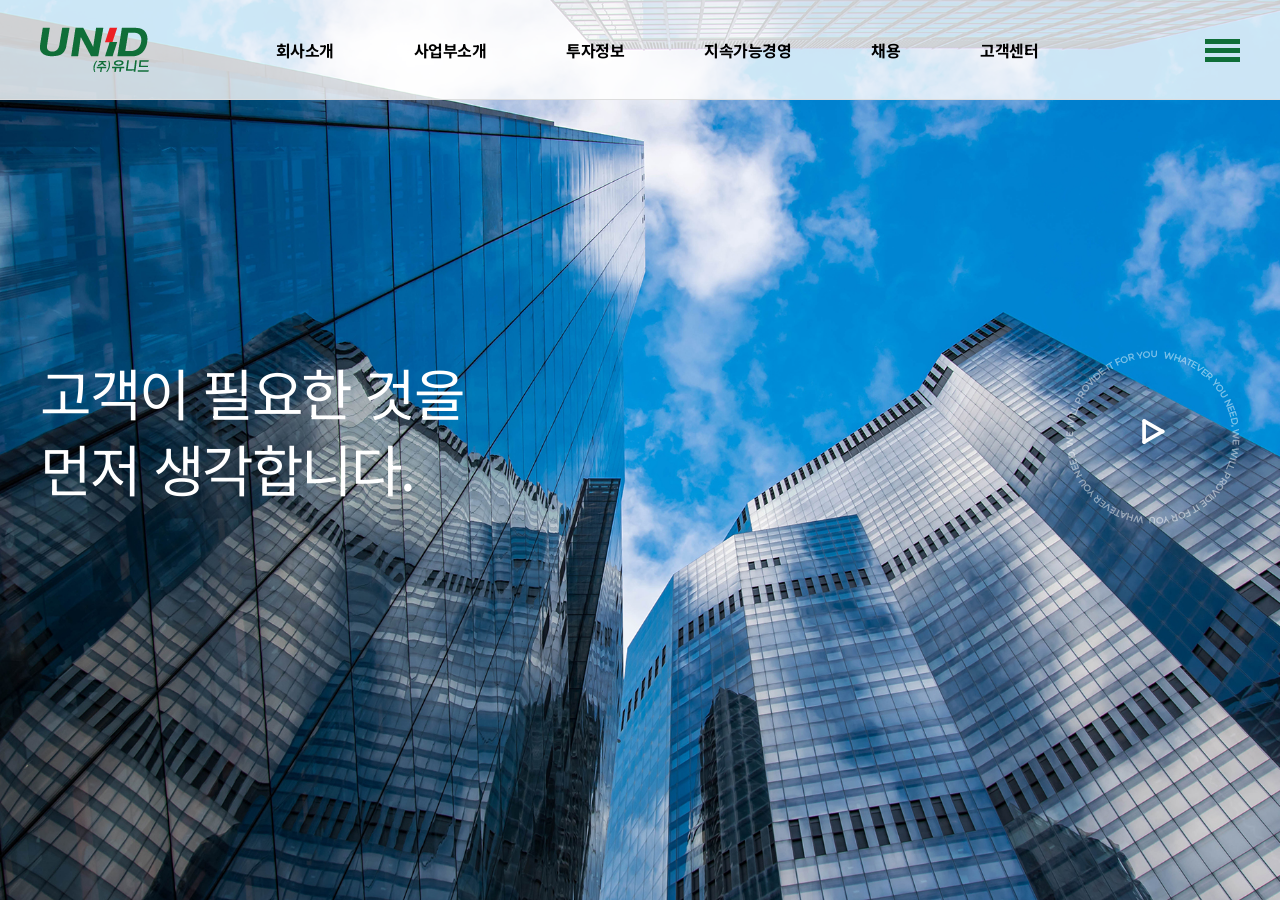
<file: 07-math/unid_index.html>
<!-- 1025-unid-index.html -->
<!DOCTYPE html>
<html lang="ko">
<head>
    <meta charset="UTF-8">
    <meta http-equiv="X-UA-Compatible" content="IE=edge">
    <meta name="viewport" content="width=device-width, initial-scale=1.0">
    <title>(주)유니드</title>
    <link rel="stylesheet" href="reset.css">
    <style>
        /* #0f6e38 , w1200px*/
        /* header */
        #h_bg {
            background:rgba(255,255,255,0.8);
            position:fixed; left:0; top:0; z-index:999; width:100%;
            animation:top_ani 0.5s ease both;
        }
        #h_bg header {
            width:1200px; height:100px; margin:0 auto;
            display:flex; justify-content:space-between; align-items:center;
        }
        /* header-nav */
        #h_bg header nav a {letter-spacing:-0.5px;}
        #h_bg header nav .main {display:flex; justify-content:space-between; align-items:center;}
        #h_bg header nav .main > li > a {
            display: block; padding: 0 60px 0 20px; height: 100px;
            font-weight:bold; line-height: 100px;
        }
        /* header-nav-.dep1 */
        #h_bg header nav .main > li > .dep1 {
            position:absolute; width:100%; height:0; transition:height 0.5s;
            background:#fff; padding-left:20px; z-index:800; overflow:hidden;
        }
        #h_bg header nav .main > li > .dep1 > li {}
        #h_bg header nav .main > li > .dep1 > li > a {display:block; padding:20px 0;}
        /* header-nav-.dep2 */
        #h_bg header nav .main > li > .dep1 > li > .dep2 {}
        #h_bg header nav .main > li > .dep1 > li > .dep2 li {}
        #h_bg header nav .main > li > .dep1 > li > .dep2 li a {
            font-size:0.875rem; border-bottom:1px dashed #ddd; color:#888;
            padding:15px 0 15px 20px; display:block;
        }
        #h_bg header nav .main > li > .dep1 a:hover {color:#0f6e38 !important;}
        /* header-nav-nav_bg */
        #h_bg header nav .nav_bg {
            background:#fff; position:absolute; z-index:700; left:0;
            width:100%; height:0; transition:height 0.5s;
            top:99px;
            border-top:1px solid #ddd;
        }
        /* header-all-nav */
        #h_bg header .all_nav {
            width:35px; height:23px;
            display:flex; flex-flow:column nowrap; justify-content:space-between;
        }
        #h_bg header .all_nav span {background:#0f6e38; width:100%; height:5px;}
        /* main */
        main {background:url(images/unid/bg.jpg) center top;background-size:cover; height:100vh;}
        main .center {
            width:1200px; height:100vh; margin: 0 auto;
            display:flex; justify-content: space-between; align-items:center;
        }
        main .center h1 {display:flex; flex-flow:column nowrap; justify-content: space-between;}
        main .center h1 span {
            font-size:3.5rem; letter-spacing:-2.5px; padding:10px 0; color: #fff;
            opacity:0; animation: fontUp 0.4s both;
        }
        main .center h1 span:nth-child(2) {
            opacity:0; animation: fontUp 0.4s 0.6s both;
        }
        @keyframes fontUp {
            0% {transform: translateY(0px); opacity: 0;}
            100% {transform: translateY(-20px); opacity: 1;}
        }
        main .center .right {
            position:relative; right:174px; top:-100px;
            animation: imgMove 2s;
        }
        @keyframes imgMove {
            0% {transform: translateX(300px); opacity: 0;}
            100% {transform: translateX(0px); opacity: 1;}
        }
        main .center .right span {
            position:absolute; width:174px; height:174px;
        }
        main .center .right span:nth-child(1) {animation: rotate360 5s linear infinite;}
        @keyframes rotate360 {
            0% {transform: rotate(0deg);}
            100% {transform: rotate(360deg);}
        }
        main .center .right span:nth-child(2) {text-align:center; line-height:174px;}
        /* animation */
    </style>
</head>
<body>
    <div id="wrap">
        <div id="h_bg">
            <header>
                <h1><a href="#"><img src="images/unid/logo.png" alt="유니드"></a></h1>
                <nav>
                    <ul class="main"><!--global navigation bar == gnb명도 많이 사용-->
                        <li><a href="#">회사소개</a>
                            <ul class="dep1"><!--서브메뉴의 깊이에 따라 depth처리 ex)dep1, dep2, dep1-1등-->
                                <li><a href="#">회사소개</a></li>
                                <li><a href="#">CEO인사말</a></li>
                                <li><a href="#">연혁</a></li>
                                <li><a href="#">2030 VISION</a></li>
                            </ul>
                        </li>
                        <li><a href="#">사업부소개</a>
                            <ul class="dep1">
                                <li><a href="#">화학사업부(CA)</a>
                                    <ul class="dep2"><!--두번째 서브메뉴 dep2-->
                                        <li><a href="#">수산화칼륨</a></li>
                                        <li><a href="#">탄산칼륨</a></li>
                                        <li><a href="#">염산</a></li>
                                    </ul>
                                </li>
                                <li><a href="#">보드사업부(BT)</a>
                                    <ul class="dep2">
                                        <li><a href="#">MDF</a></li>
                                        <li><a href="#">LPM</a></li>
                                        <li><a href="#">제재목</a></li>
                                        <li><a href="#">GOSSPAN</a></li>
                                        <li><a href="#">ECOPAN</a></li>
                                        <li><a href="#">올고다 마루</a></li>
                                    </ul>
                                </li>
                            </ul>
                        </li>
                        <li><a href="#">투자정보</a>
                            <ul class="dep1">
                                <li><a href="#">경영정보</a></li>
                                <li><a href="#">재무정보</a></li>
                                <li><a href="#">주가정보</a></li>
                                <li><a href="#">공시자료</a></li>
                                <li><a href="#">IR자료실</a></li>
                            </ul>
                        </li>
                        <li><a href="#">지속가능경영</a>
                            <ul class="dep1">
                                <li><a href="#">윤리경영</a></li>
                                <li><a href="#">안전환경경영</a></li>
                                <li><a href="#">사회공헌</a></li>
                            </ul>
                        </li>
                        <li><a href="#">채용</a>
                            <ul class="dep1">
                                <li><a href="#">채용사이트</a></li>
                            </ul>
                        </li>
                        <li><a href="#">고객센터</a>
                            <ul class="dep1">
                                <li><a href="#">뉴스</a></li>
                                <li><a href="#">홍보동영상</a></li>
                            </ul>
                        </li>
                    </ul>
                    <div class="nav_bg"><!--서브배경--></div>
                </nav>
                <a href="#" class="all_nav">
                    <span></span>
                    <span></span>
                    <span></span>
                </a>
            </header>
        </div><!--e:#h_bg-->
        <main>
            <div class="center">
                <h1>
                    <span>고객이 필요한 것을</span>
                    <span>먼저 생각합니다.</span>
                </h1>
                <div class="right">
                    <span><img src="images/unid/play_line_bg_small.png" alt=""></span>
                    <span><img src="images/unid/play_icon.png" alt=""></span>
                </div>
            </div>
        </main>
    </div><!--e:#wrap-->
</body>
</html>
</file>
<file: 11-private/styles/desktop.css>
body, html {background:rgb(9,13,43)}
/* design */
header {
    height:80px; width:1400px; margin:0 auto;
    display:flex; justify-content:space-between;
    align-items:center; z-index:999;
    position:fixed; left:50%; top:0; margin-left:-700px;
}
header nav a {margin:0 7px;}
header .right a {
    position:relative; padding:5px 5px 5px 27px;
    border:1px dashed rgba(255,255,255,0.6); 
    font-size:0.875rem; border-radius:3px;
}
header .right a::before {
    content:''; display:block;
    position:absolute; left:2px; top:3px;
    width:20px; height:20px;
    background-image:url(../images/ic_sp_store.png);
}
header .right a:first-child::before {background-position:0 0;}
header .right a:last-child::before {background-position:-20px 0;}
.mobile_nav_icon {display:none;}
/* main */
main {
    position: relative;
    width: 1400px;
    margin: 0 auto;
    top: 80px;
    text-align: center;
}
main > * {max-width:1400px; margin:0 auto;}
/* 중첩순서 처리 배경(10) 그라디언트(20) 나머지(30) */
main .bg_wrap {position:absolute; z-index:10;}
/* --------------------------------------------(아래)좌우 배경 부드럽게 사라지는 처리 */
main .bg_wrap::before ,main .bg_wrap::after {
    content: ''; display: block;
    width: 25%; height: 100%; position: absolute; top: 0;
    background: linear-gradient(90deg, rgb(9,13,43), transparent); z-index: 999;
}
main .bg_wrap::before {left: 0;}
main .bg_wrap::after {right: 0; transform: scaleX(-1);}
/* ----------------------------------------------------------------------------- */
main .txt, main .car_list, main .car, main .scroll {
    width:1400px; margin:0 auto; position:relative; z-index:30;
}
/* 메인배경 */
main .bg_wrap .bg {width:1400px; margin:0 auto;}
main .bg_wrap .bg1 {
    height:100px; 
    background:url(../images/bg_cloud.png) repeat-x;
    animation: leftMove 90s linear infinite;
}
main .bg_wrap .bg2 {
    height:200px; 
    background:url(../images/bg_city1.png) repeat-x;
    animation: leftMove 30s linear infinite;
}
main .bg_wrap .bg3 {
    height:100px; position:relative; top:-96px;
    background:url(../images/bg_city2.png) repeat-x;
    animation: leftMove 10s linear infinite;
}
/* 메인제목 */
main .txt {}
/* 메인 자동차 위 리스트3 */
/* 메인 자동차 */
main .car {margin-top:150px; text-align:center; width:600px;}
main .car #car {width:100%;}
main .car #left_tire, main .car #right_tire {
    position:absolute; bottom:25px; width:67px;
    animation: tierRotate 1s linear infinite;
}
main .car #left_tire {left:102px;}
main .car #right_tire {right:91px;}
</file>
<file: 11-private/styles/animation.css>
/* 자동차 바퀴 애니메이션 */
@keyframes tierRotate {
    0% {transform: rotate(0); }
    100% {transform: rotate(360deg); }
} 
/* 배경 이동 애니메이션 */
@keyframes leftMove {
    0% {background-position-x: 0;}
    100% {background-position-x: 1000px;}
}
</file>
